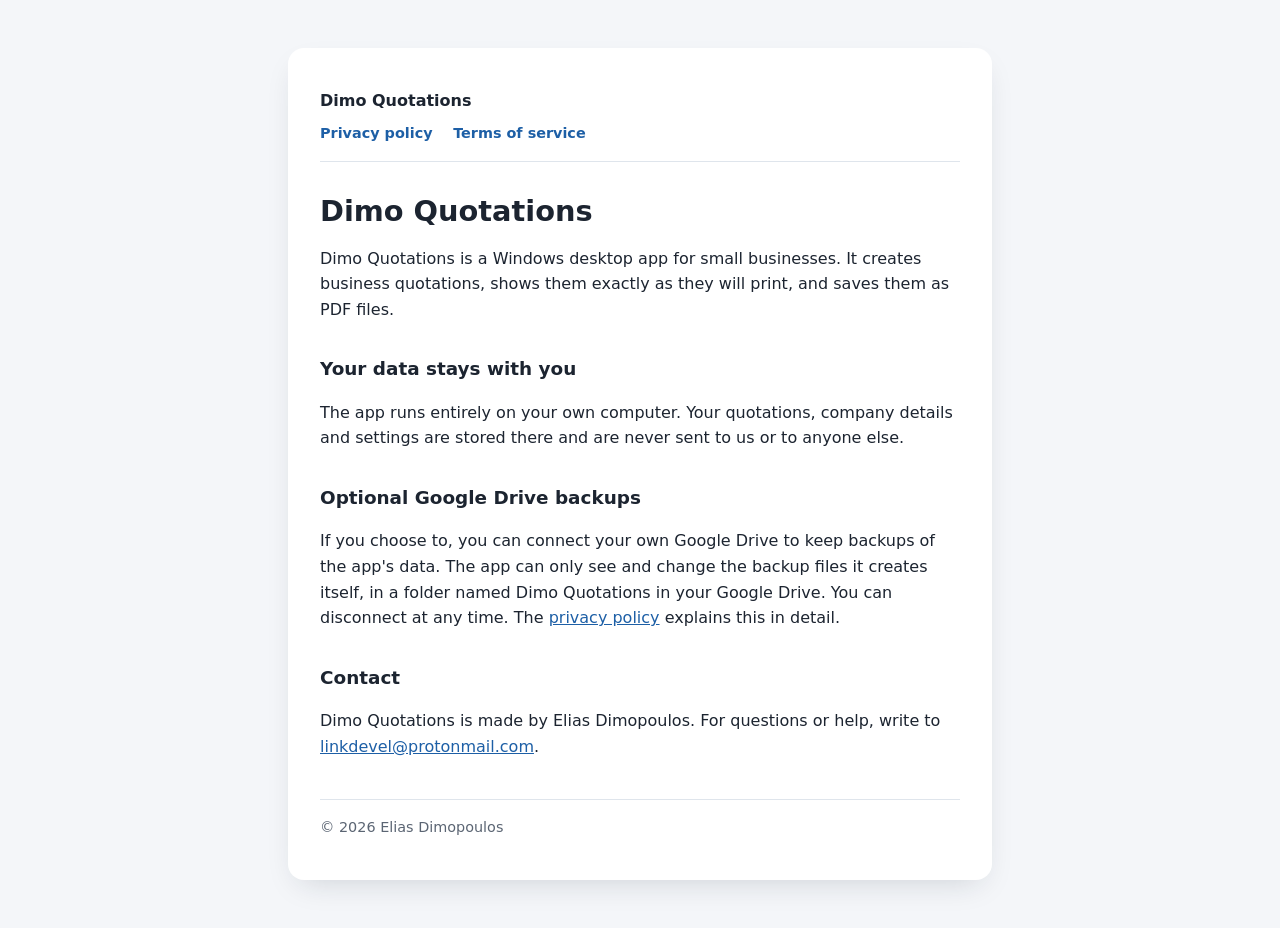
<file: index.html>
<!doctype html>
<html lang="en">
  <head>
    <meta charset="utf-8" />
    <meta name="viewport" content="width=device-width, initial-scale=1" />
    <title>Dimo Quotations</title>
    <meta name="description" content="A Windows app for creating business quotations and saving them as PDF." />
    <link rel="stylesheet" href="style.css" />
  </head>
  <body>
    <main>
      <header>
        <a href="./">Dimo Quotations</a>
        <nav>
          <a href="privacy.html">Privacy policy</a>
          <a href="terms.html">Terms of service</a>
        </nav>
      </header>

      <h1>Dimo Quotations</h1>
      <p>
        Dimo Quotations is a Windows desktop app for small businesses. It creates business quotations,
        shows them exactly as they will print, and saves them as PDF files.
      </p>

      <h2>Your data stays with you</h2>
      <p>
        The app runs entirely on your own computer. Your quotations, company details and settings are
        stored there and are never sent to us or to anyone else.
      </p>

      <h2>Optional Google Drive backups</h2>
      <p>
        If you choose to, you can connect your own Google Drive to keep backups of the app's data. The
        app can only see and change the backup files it creates itself, in a folder named
        Dimo Quotations in your Google Drive. You can disconnect at any time. The
        <a href="privacy.html">privacy policy</a> explains this in detail.
      </p>

      <h2>Contact</h2>
      <p>
        Dimo Quotations is made by Elias Dimopoulos. For questions or help, write to
        <a href="mailto:linkdevel@protonmail.com">linkdevel@protonmail.com</a>.
      </p>

      <footer>© 2026 Elias Dimopoulos</footer>
    </main>
  </body>
</html>
</file>
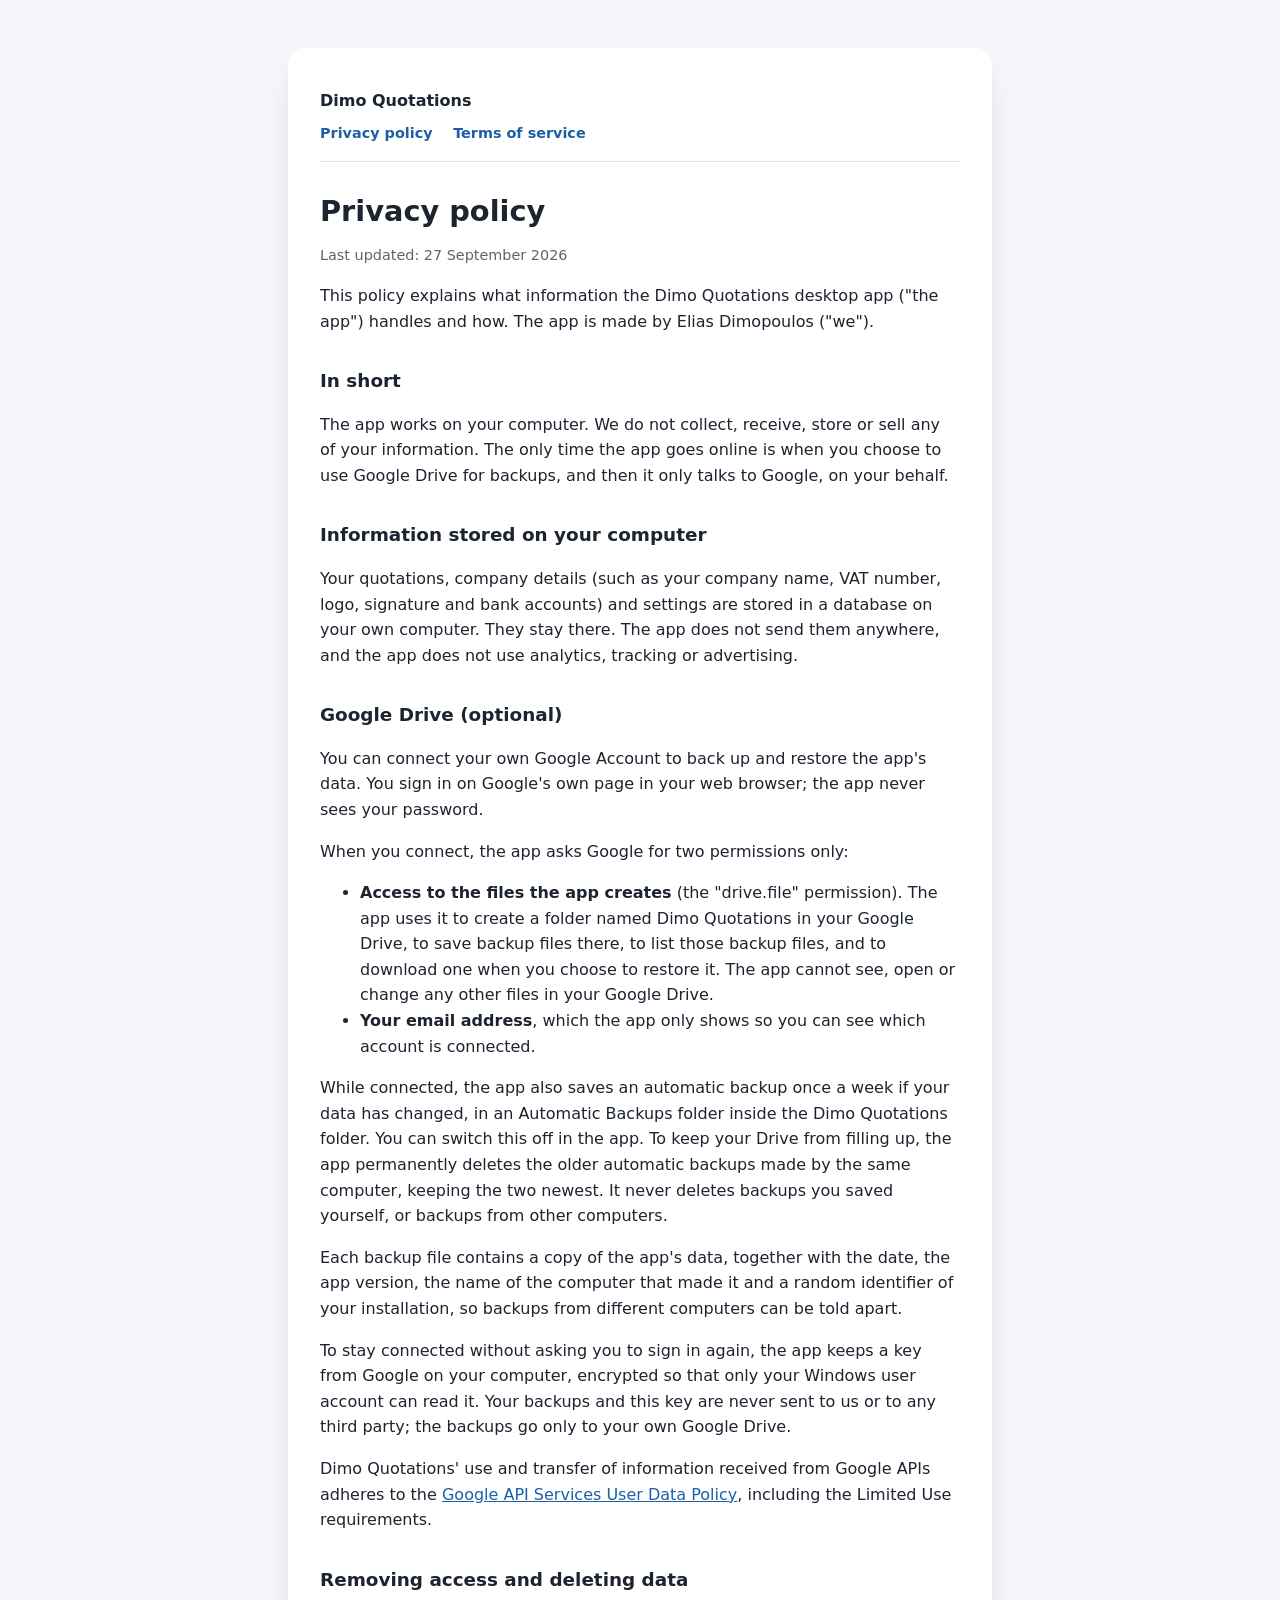
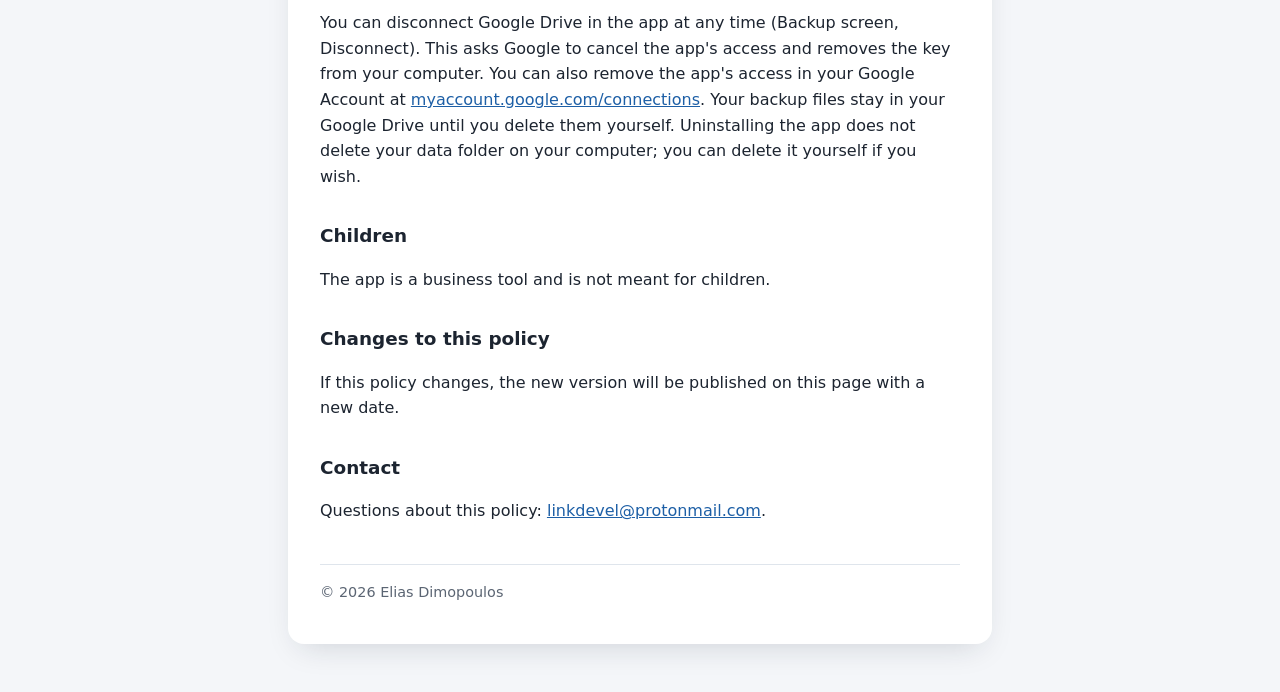
<file: privacy.html>
<!doctype html>
<html lang="en">
  <head>
    <meta charset="utf-8" />
    <meta name="viewport" content="width=device-width, initial-scale=1" />
    <title>Privacy policy · Dimo Quotations</title>
    <link rel="stylesheet" href="style.css" />
  </head>
  <body>
    <main>
      <header>
        <a href="./">Dimo Quotations</a>
        <nav>
          <a href="privacy.html">Privacy policy</a>
          <a href="terms.html">Terms of service</a>
        </nav>
      </header>

      <h1>Privacy policy</h1>
      <p class="updated">Last updated: 27 September 2026</p>

      <p>
        This policy explains what information the Dimo Quotations desktop app ("the app") handles and
        how. The app is made by Elias Dimopoulos ("we").
      </p>

      <h2>In short</h2>
      <p>
        The app works on your computer. We do not collect, receive, store or sell any of your
        information. The only time the app goes online is when you choose to use Google Drive for
        backups, and then it only talks to Google, on your behalf.
      </p>

      <h2>Information stored on your computer</h2>
      <p>
        Your quotations, company details (such as your company name, VAT number, logo, signature and
        bank accounts) and settings are stored in a database on your own computer. They stay there. The
        app does not send them anywhere, and the app does not use analytics, tracking or advertising.
      </p>

      <h2>Google Drive (optional)</h2>
      <p>
        You can connect your own Google Account to back up and restore the app's data. You sign in on
        Google's own page in your web browser; the app never sees your password.
      </p>
      <p>When you connect, the app asks Google for two permissions only:</p>
      <ul>
        <li>
          <strong>Access to the files the app creates</strong> (the "drive.file" permission). The app
          uses it to create a folder named Dimo Quotations in your Google Drive, to save backup files
          there, to list those backup files, and to download one when you choose to restore it. The app
          cannot see, open or change any other files in your Google Drive.
        </li>
        <li>
          <strong>Your email address</strong>, which the app only shows so you can see which account is
          connected.
        </li>
      </ul>
      <p>
        While connected, the app also saves an automatic backup once a week if your data has changed,
        in an Automatic Backups folder inside the Dimo Quotations folder. You can switch this off in the
        app. To keep your Drive from filling up, the app permanently deletes the older automatic backups
        made by the same computer, keeping the two newest. It never deletes backups you saved yourself,
        or backups from other computers.
      </p>
      <p>
        Each backup file contains a copy of the app's data, together with the date, the app version,
        the name of the computer that made it and a random identifier of your installation, so backups
        from different computers can be told apart.
      </p>
      <p>
        To stay connected without asking you to sign in again, the app keeps a key from Google on your
        computer, encrypted so that only your Windows user account can read it. Your backups and this
        key are never sent to us or to any third party; the backups go only to your own Google Drive.
      </p>
      <p>
        Dimo Quotations' use and transfer of information received from Google APIs adheres to the
        <a href="https://developers.google.com/terms/api-services-user-data-policy"
          >Google API Services User Data Policy</a
        >, including the Limited Use requirements.
      </p>

      <h2>Removing access and deleting data</h2>
      <p>
        You can disconnect Google Drive in the app at any time (Backup screen, Disconnect). This asks
        Google to cancel the app's access and removes the key from your computer. You can also remove
        the app's access in your Google Account at
        <a href="https://myaccount.google.com/connections">myaccount.google.com/connections</a>. Your
        backup files stay in your Google Drive until you delete them yourself. Uninstalling the app does
        not delete your data folder on your computer; you can delete it yourself if you wish.
      </p>

      <h2>Children</h2>
      <p>The app is a business tool and is not meant for children.</p>

      <h2>Changes to this policy</h2>
      <p>
        If this policy changes, the new version will be published on this page with a new date.
      </p>

      <h2>Contact</h2>
      <p>
        Questions about this policy: <a href="mailto:linkdevel@protonmail.com">linkdevel@protonmail.com</a>.
      </p>

      <footer>© 2026 Elias Dimopoulos</footer>
    </main>
  </body>
</html>
</file>
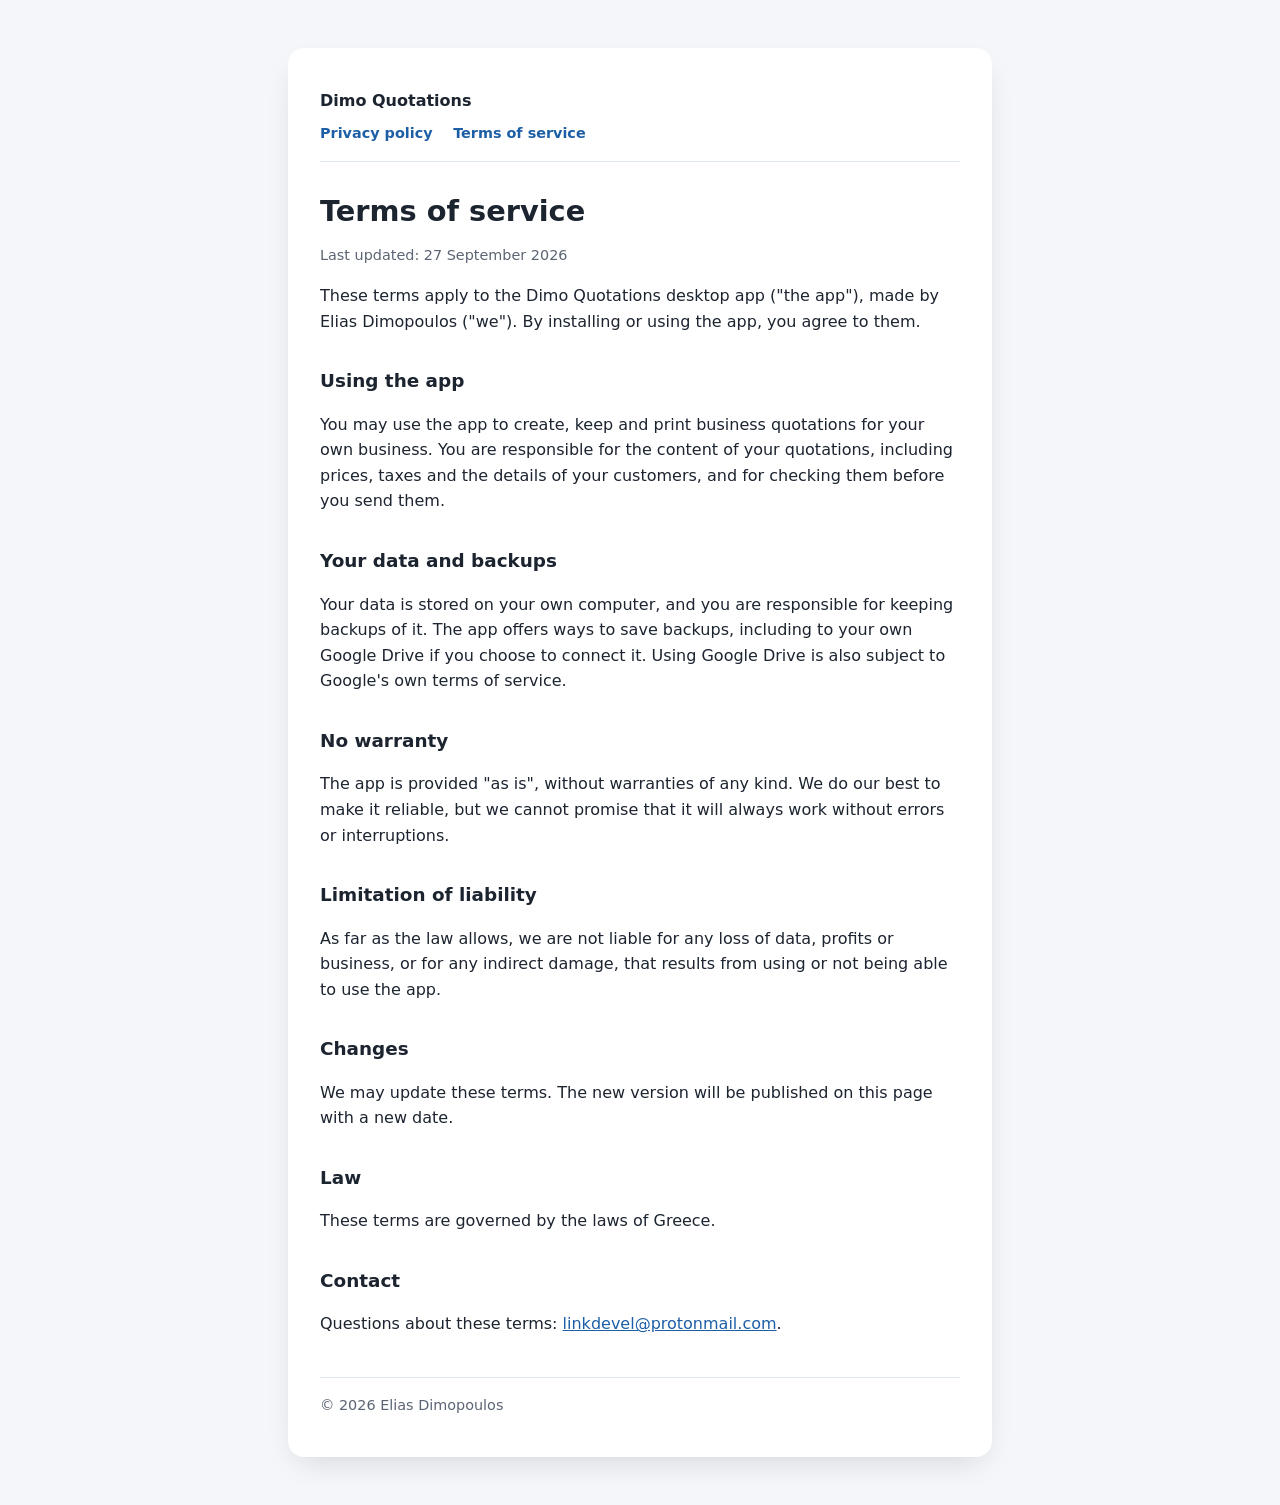
<file: terms.html>
<!doctype html>
<html lang="en">
  <head>
    <meta charset="utf-8" />
    <meta name="viewport" content="width=device-width, initial-scale=1" />
    <title>Terms of service · Dimo Quotations</title>
    <link rel="stylesheet" href="style.css" />
  </head>
  <body>
    <main>
      <header>
        <a href="./">Dimo Quotations</a>
        <nav>
          <a href="privacy.html">Privacy policy</a>
          <a href="terms.html">Terms of service</a>
        </nav>
      </header>

      <h1>Terms of service</h1>
      <p class="updated">Last updated: 27 September 2026</p>

      <p>
        These terms apply to the Dimo Quotations desktop app ("the app"), made by Elias Dimopoulos
        ("we"). By installing or using the app, you agree to them.
      </p>

      <h2>Using the app</h2>
      <p>
        You may use the app to create, keep and print business quotations for your own business. You
        are responsible for the content of your quotations, including prices, taxes and the details of
        your customers, and for checking them before you send them.
      </p>

      <h2>Your data and backups</h2>
      <p>
        Your data is stored on your own computer, and you are responsible for keeping backups of it.
        The app offers ways to save backups, including to your own Google Drive if you choose to connect
        it. Using Google Drive is also subject to Google's own terms of service.
      </p>

      <h2>No warranty</h2>
      <p>
        The app is provided "as is", without warranties of any kind. We do our best to make it reliable,
        but we cannot promise that it will always work without errors or interruptions.
      </p>

      <h2>Limitation of liability</h2>
      <p>
        As far as the law allows, we are not liable for any loss of data, profits or business, or for
        any indirect damage, that results from using or not being able to use the app.
      </p>

      <h2>Changes</h2>
      <p>
        We may update these terms. The new version will be published on this page with a new date.
      </p>

      <h2>Law</h2>
      <p>These terms are governed by the laws of Greece.</p>

      <h2>Contact</h2>
      <p>Questions about these terms: <a href="mailto:linkdevel@protonmail.com">linkdevel@protonmail.com</a>.</p>

      <footer>© 2026 Elias Dimopoulos</footer>
    </main>
  </body>
</html>
</file>
<file: style.css>
:root {
  --text: #1c2430;
  --muted: #5b6573;
  --accent: #1d5fa6;
  --line: #dfe5ec;
  --canvas: #f4f6f9;
}

* {
  box-sizing: border-box;
}

body {
  margin: 0;
  background: var(--canvas);
  color: var(--text);
  font: 16px/1.6 'Segoe UI', system-ui, -apple-system, sans-serif;
}

main {
  max-width: 44rem;
  margin: 3rem auto;
  padding: 2.5rem 2rem;
  border-radius: 16px;
  background: #fff;
  box-shadow: 0 12px 32px -12px rgba(20, 32, 48, 0.18);
}

header {
  margin-bottom: 2rem;
  padding-bottom: 1rem;
  border-bottom: 1px solid var(--line);
}

header a {
  color: var(--text);
  font-weight: 700;
  text-decoration: none;
}

nav {
  margin-top: 0.5rem;
  font-size: 0.9rem;
}

nav a {
  margin-right: 1rem;
  color: var(--accent);
}

h1 {
  margin: 0 0 0.25rem;
  font-size: 1.8rem;
  line-height: 1.25;
}

h2 {
  margin: 2rem 0 0.5rem;
  font-size: 1.15rem;
}

.updated,
footer {
  color: var(--muted);
  font-size: 0.9rem;
}

footer {
  margin-top: 2.5rem;
  padding-top: 1rem;
  border-top: 1px solid var(--line);
}

a {
  color: var(--accent);
}

@media (max-width: 40rem) {
  main {
    margin: 0;
    border-radius: 0;
    padding: 1.5rem 1rem;
  }
}
</file>
